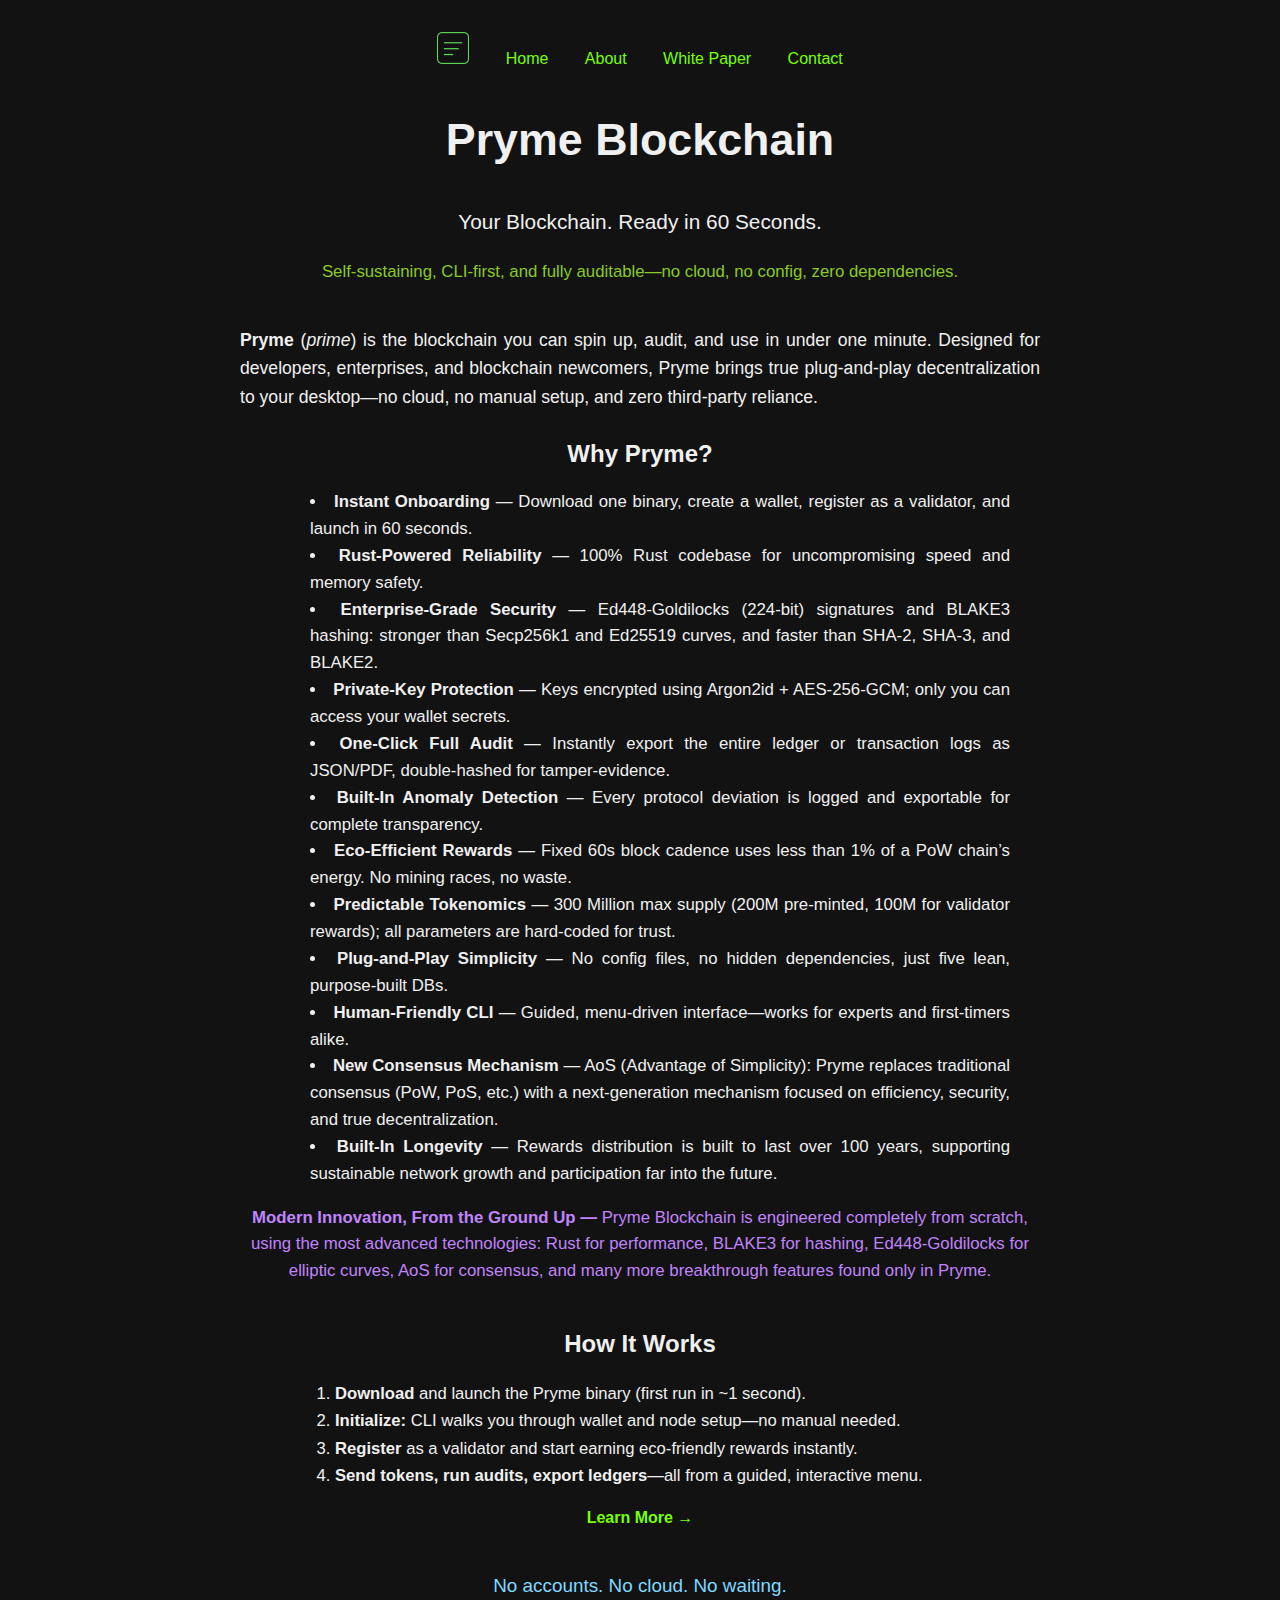
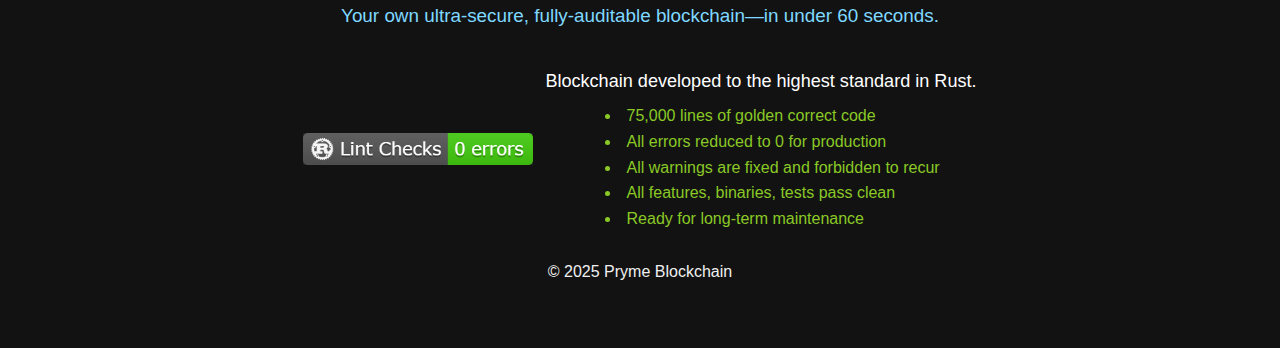
<file: index.html>
<!DOCTYPE html>
<html lang="en">
<head>
  <meta charset="UTF-8" />
  <meta name="viewport" content="width=device-width, initial-scale=1.0" />
  <title>PrymeChain</title>
  <link rel="stylesheet" href="styles.css" />
</head>
<body class="home">
  <!-- NAVBAR -->
  <nav class="site-nav closed">
    <a class="brand" href="#" aria-label="Toggle menu">
      <img src="pryme_logo.png" alt="PRYME logo" width="32" height="32">
    </a>
    <a href="index.html">Home</a>
    <a href="about.html">About</a>
    <a href="whitepaper.html">White Paper</a>
    <a href="contact.html">Contact</a>
  </nav>

  <!-- HERO -->
  <header>
    <h1 style="font-size:2.8rem; text-align:center;">Pryme Blockchain</h1>
    <p style="text-align:center; font-size:1.3rem; margin-top:0.5rem;">
      Your Blockchain. Ready in 60 Seconds.
    </p>
    <p style="text-align:center; font-size:1.05rem; color:#8ac926;">
      Self-sustaining, CLI-first, and fully auditable—no cloud, no config, zero dependencies.
    </p>
  </header>

  <!-- 1 • Quick Intro -->
  <section style="max-width:800px; margin:2.5rem auto 1.5rem auto; text-align:justify; font-size:1.1rem;">
    <p>
      <strong>Pryme</strong> (<em>prime</em>) is the blockchain you can spin up, audit, and use in under one minute. Designed for developers, enterprises, and blockchain newcomers, Pryme brings true plug-and-play decentralization to your desktop—no cloud, no manual setup, and zero third-party reliance.
    </p>
  </section>

  <!-- 2 • Key Features -->
  <section style="max-width:820px; margin:1rem auto 2.5rem auto; text-align:justify;">
    <h2 style="text-align:center; margin-bottom:0.5rem;">Why Pryme?</h2>
    <ul style="max-width:700px; margin:1rem auto; list-style:disc inside; font-size:1.05rem;">
      <li><strong> Instant Onboarding</strong> — Download one binary, create a wallet, register as a validator, and launch in 60 seconds.</li>
      <li><strong> Rust-Powered Reliability</strong> — 100% Rust codebase for uncompromising speed and memory safety.</li>
      <li><strong> Enterprise-Grade Security</strong> — Ed448-Goldilocks (224-bit) signatures and BLAKE3 hashing: stronger than Secp256k1 and Ed25519 curves, and faster than SHA-2, SHA-3, and BLAKE2.</li>
      <li><strong> Private-Key Protection</strong> — Keys encrypted using Argon2id + AES-256-GCM; only you can access your wallet secrets.</li>
      <li><strong> One-Click Full Audit</strong> — Instantly export the entire ledger or transaction logs as JSON/PDF, double-hashed for tamper-evidence.</li>
      <li><strong> Built-In Anomaly Detection</strong> — Every protocol deviation is logged and exportable for complete transparency.</li>
      <li><strong> Eco-Efficient Rewards</strong> — Fixed 60s block cadence uses less than 1% of a PoW chain’s energy. No mining races, no waste.</li>
      <li><strong> Predictable Tokenomics</strong> — 300 Million max supply (200M pre-minted, 100M for validator rewards); all parameters are hard-coded for trust.</li>
      <li><strong> Plug-and-Play Simplicity</strong> — No config files, no hidden dependencies, just five lean, purpose-built DBs.</li>
      <li><strong> Human-Friendly CLI</strong> — Guided, menu-driven interface—works for experts and first-timers alike.</li>
      <li><strong>New Consensus Mechanism</strong> — AoS (Advantage of Simplicity): Pryme replaces traditional consensus (PoW, PoS, etc.) with a next-generation mechanism focused on efficiency, security, and true decentralization.</li>
      <li><strong>Built-In Longevity</strong> — Rewards distribution is built to last over 100 years, supporting sustainable network growth and participation far into the future.</li>
    </ul>
    <p style="text-align:center; font-size:1.05rem; color:#c084fc;">
      <strong>Modern Innovation, From the Ground Up —</strong> Pryme Blockchain is engineered completely from scratch, using the most advanced technologies: Rust for performance, BLAKE3 for hashing, Ed448-Goldilocks for elliptic curves, AoS for consensus, and many more breakthrough features found only in Pryme.
    </p>
  </section>

  <!-- 3 • How It Works -->
  <section style="max-width:830px; margin:2.5rem auto 1.5rem auto; text-align:justify;">
    <h2 style="text-align:center; margin-bottom:0.5rem;">How It Works</h2>
    <ol style="max-width:650px; margin:1rem auto; font-size:1.04rem; line-height:1.65;">
      <li><strong>Download</strong> and launch the Pryme binary (first run in ~1 second).</li>
      <li><strong>Initialize:</strong> CLI walks you through wallet and node setup—no manual needed.</li>
      <li><strong>Register</strong> as a validator and start earning eco-friendly rewards instantly.</li>
      <li><strong>Send tokens, run audits, export ledgers</strong>—all from a guided, interactive menu.</li>
    </ol>
    <p style="text-align:center; margin-top:0.7em;">
      <a href="about.html" style="color:#76ff03; text-decoration:none; font-weight:bold;">
        Learn More →
      </a>
    </p>
  </section>

<!-- 4 • Experience Blockchain, Unlocked -->
<section style="max-width:800px; margin:2.5rem auto 1.5rem auto;">
  <p style="text-align:center; font-size:1.18rem; color:#7fd8ff; font-weight:400;">
    No accounts. No cloud. No waiting.<br>
    Your own ultra-secure, fully-auditable blockchain—in under 60 seconds.
  </p>
</section>

<!-- PRODUCTION-READY RUST LINT BADGE, Clean Version -->
<section style="max-width:700px; margin:2.2rem auto 1.7rem auto; text-align:center;">
  <div class="rust-lint-badge-row" style="display:flex; align-items:center; justify-content:center; gap:0.8em; background:none; box-shadow:none; padding:0; margin:0 auto;">
    <img src="clippy_free.png" alt="Rust Lint 0 errors" style="height:32px; width:auto; vertical-align:middle;">
    <div style="text-align:left;">
      <span style="color:#fff; font-size:1.13rem; font-weight:normal;">
        Blockchain developed to the highest standard in Rust.
      </span>
      <ul style="list-style:disc inside; margin:0.5em 0 0 1.2em; color:#8ac926; font-size:1em;">
        <li>75,000 lines of golden correct code</li>
        <li>All errors reduced to 0 for production</li>
        <li>All warnings are fixed and forbidden to recur</li>
        <li>All features, binaries, tests pass clean</li>
        <li>Ready for long-term maintenance</li>
      </ul>
    </div>
  </div>
</section>

  <!-- FOOTER -->
  <footer>
    <p>© 2025 Pryme Blockchain</p>
  </footer>

  <!-- TOGGLE SCRIPT -->
  <script>
    document.querySelector('.site-nav .brand')
      .addEventListener('click', function(e) {
        e.preventDefault();
        const nav = document.querySelector('.site-nav');
        nav.classList.toggle('closed');
        nav.classList.toggle('open');
      });
  </script>
</body>
</html>
</file>
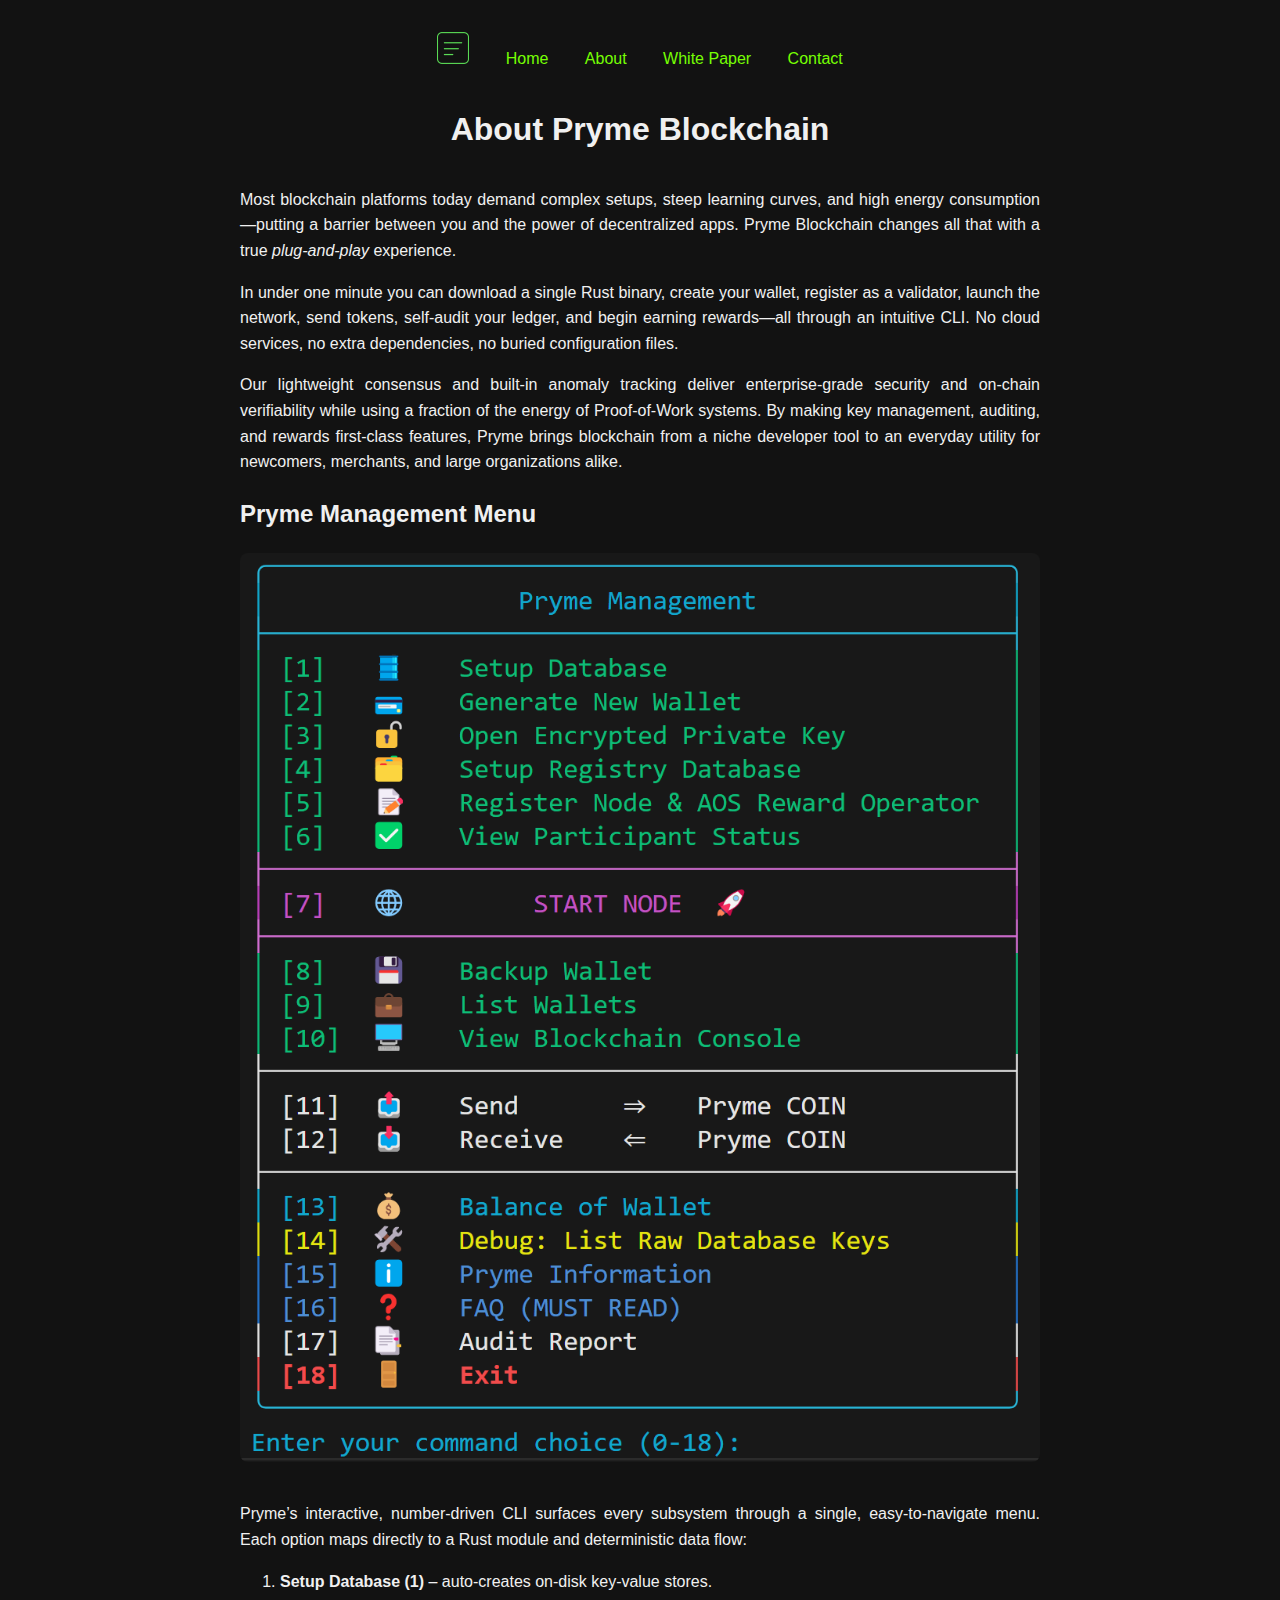
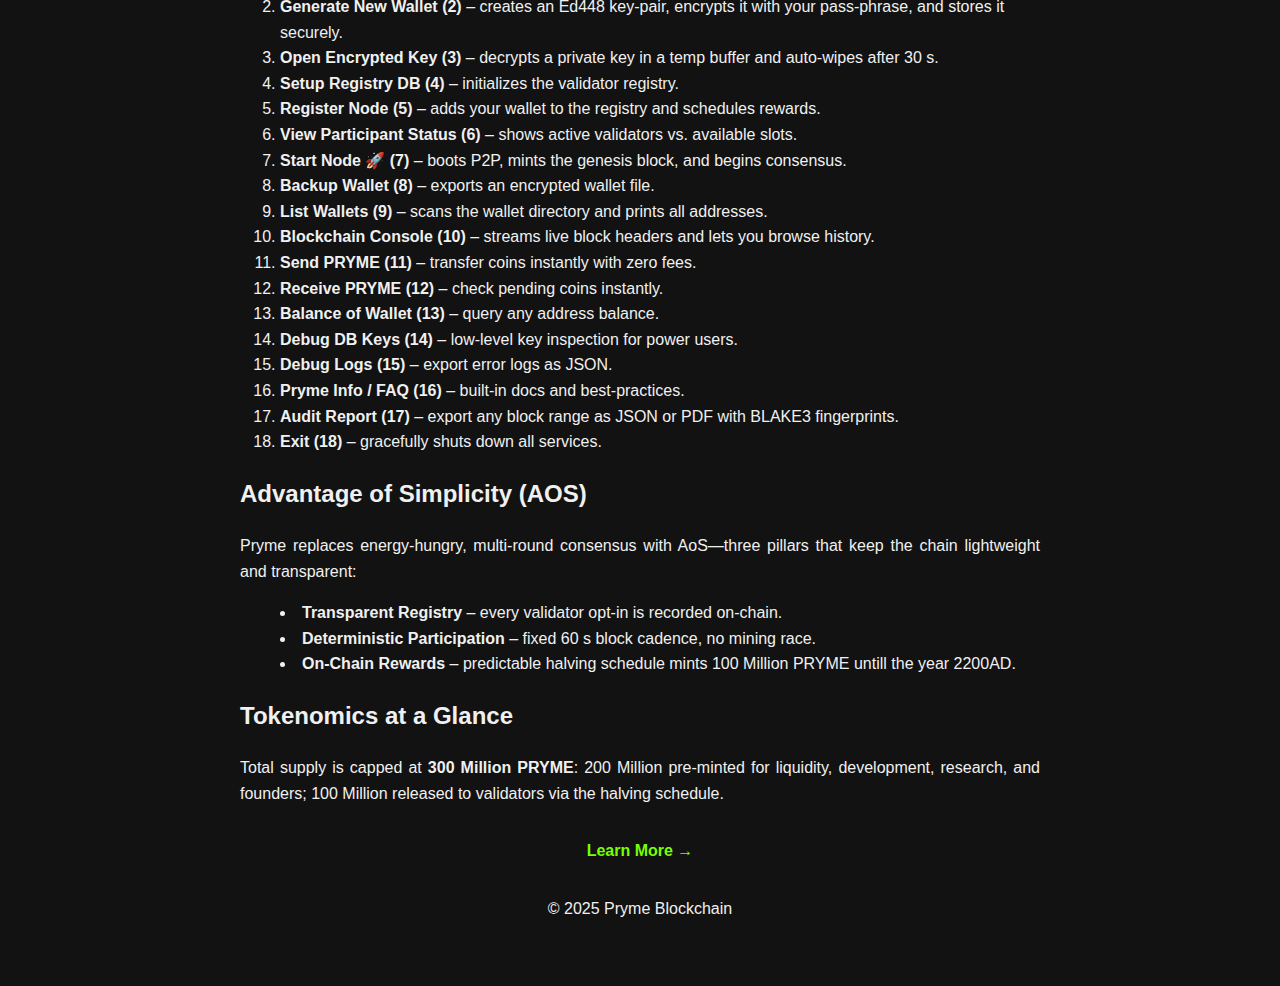
<file: about.html>
<!DOCTYPE html>

<html lang="en">
<head>
  <meta charset="UTF-8" />
  <meta name="viewport" content="width=device-width, initial-scale=1.0" />
  <title>About – PrymeChain</title>
  <link rel="stylesheet" href="styles.css" />
</head>

<body class="home">
  <!-- NAVBAR: logo toggles menu -->
  <nav class="site-nav closed">
    <a class="brand" href="#" aria-label="Toggle menu">
      <img src="pryme_logo.png" alt="PRYME logo" width="32" height="32">
    </a>
    <a href="index.html">Home</a>
    <a href="about.html">About</a>
    <a href="whitepaper.html">White Paper</a>
    <a href="contact.html">Contact</a>
  </nav>

  <!-- MAIN HEADER -->
  <header>
    <h1>About Pryme Blockchain</h1>
  </header>

  <!-- 1 • Why PrymeChain -->
  <section style="text-align: justify;">
    <p>
      Most blockchain platforms today demand complex setups, steep learning curves,
      and high energy consumption—putting a barrier between you and the power of
      decentralized apps. Pryme Blockchain changes all that with a true <em>plug-and-play</em>
      experience.
    </p>

    <p>
      In under one minute you can download a single Rust binary, create your wallet,
      register as a validator, launch the network, send tokens, self-audit your
      ledger, and begin earning rewards—all through an intuitive CLI. No cloud
      services, no extra dependencies, no buried configuration files.
    </p>

    <p>
      Our lightweight consensus and built-in anomaly tracking deliver enterprise-grade
      security and on-chain verifiability while using a fraction of the energy of
      Proof-of-Work systems. By making key management, auditing, and rewards
      first-class features, Pryme brings blockchain from a niche developer tool
      to an everyday utility for newcomers, merchants, and large organizations alike.
    </p>
  </section>

  <!-- 2 • The Menu-Driven CLI -->
  <section>
    <h2>Pryme Management Menu</h2>
    <img src="menu.png" alt="Pryme CLI menu screenshot" style="max-width:100%; border-radius:8px; margin-bottom:1rem;">
    <p style="text-align: justify;">
      Pryme’s interactive, number-driven CLI surfaces every subsystem through
      a single, easy-to-navigate menu. Each option maps directly to a Rust module
      and deterministic data flow:
    </p>

    <ol style="max-width:800px; margin:auto; text-align:left;">
      <li><strong>Setup&nbsp;Database (1)</strong> – auto-creates on-disk key-value stores.</li>
      <li><strong>Generate New Wallet (2)</strong> – creates an Ed448 key-pair, encrypts it with your pass-phrase, and stores it securely.</li>
      <li><strong>Open Encrypted Key (3)</strong> – decrypts a private key in a temp buffer and auto-wipes after 30 s.</li>
      <li><strong>Setup Registry DB (4)</strong> – initializes the validator registry.</li>
      <li><strong>Register Node (5)</strong> – adds your wallet to the registry and schedules rewards.</li>
      <li><strong>View Participant Status (6)</strong> – shows active validators vs. available slots.</li>
      <li><strong>Start Node 🚀 (7)</strong> – boots P2P, mints the genesis block, and begins consensus.</li>
      <li><strong>Backup Wallet (8)</strong> – exports an encrypted wallet file.</li>
      <li><strong>List Wallets (9)</strong> – scans the wallet directory and prints all addresses.</li>
      <li><strong>Blockchain Console (10)</strong> – streams live block headers and lets you browse history.</li>
      <li><strong>Send PRYME (11)</strong> – transfer coins instantly with zero fees.</li>
      <li><strong>Receive PRYME (12)</strong> – check pending coins instantly.</li>
      <li><strong>Balance of Wallet (13)</strong> – query any address balance.</li>
      <li><strong>Debug DB Keys (14)</strong> – low-level key inspection for power users.</li>
      <li><strong>Debug Logs (15)</strong> – export error logs as JSON.</li>
      <li><strong>Pryme Info / FAQ (16)</strong> – built-in docs and best-practices.</li>
      <li><strong>Audit Report (17)</strong> – export any block range as JSON or PDF with BLAKE3 fingerprints.</li>
      <li><strong>Exit (18)</strong> – gracefully shuts down all services.</li>
    </ol>
  </section>

  <!-- 3 • Advantage of Simplicity -->
  <section>
    <h2>Advantage&nbsp;of&nbsp;Simplicity (AOS)</h2>
    <p style="text-align: justify;">
      Pryme replaces energy-hungry, multi-round consensus with AoS—three pillars that
      keep the chain lightweight and transparent:
    </p>
    <ul style="max-width:800px; margin:auto; text-align:left; list-style: disc inside;">
      <li><strong>Transparent Registry</strong> – every validator opt-in is recorded on-chain.</li>
      <li><strong>Deterministic Participation</strong> – fixed 60 s block cadence, no mining race.</li>
      <li><strong>On-Chain Rewards</strong> – predictable halving schedule mints 100 Million PRYME untill the year 2200AD.</li>
    </ul>
  </section>

  <!-- 4 • Tokenomics Snapshot -->
  <section>
    <h2>Tokenomics at a Glance</h2>
    <p style="text-align: justify;">
      Total supply is capped at <strong>300 Million PRYME</strong>:
      200 Million pre-minted for liquidity, development, research, and founders;
      100 Million released to validators via the halving schedule.
    </p>
  </section>

  <!-- Learn More CTA -->
  <section style="text-align:center; margin:2rem 0;">
    <a href="whitepaper.html" style="color:#76ff03; text-decoration:none; font-weight:bold;">
      Learn More →
    </a>
  </section>
  
  <!-- FOOTER -->
  <footer>
    <p>© 2025 Pryme Blockchain</p>
  </footer>

  <!-- Toggle menu script -->
  <script>
    document
      .querySelector(".site-nav .brand")
      .addEventListener("click", function (e) {
        e.preventDefault();
        const nav = document.querySelector(".site-nav");
        nav.classList.toggle("closed");
        nav.classList.toggle("open");
      });
  </script>
</body>
</html>
</file>
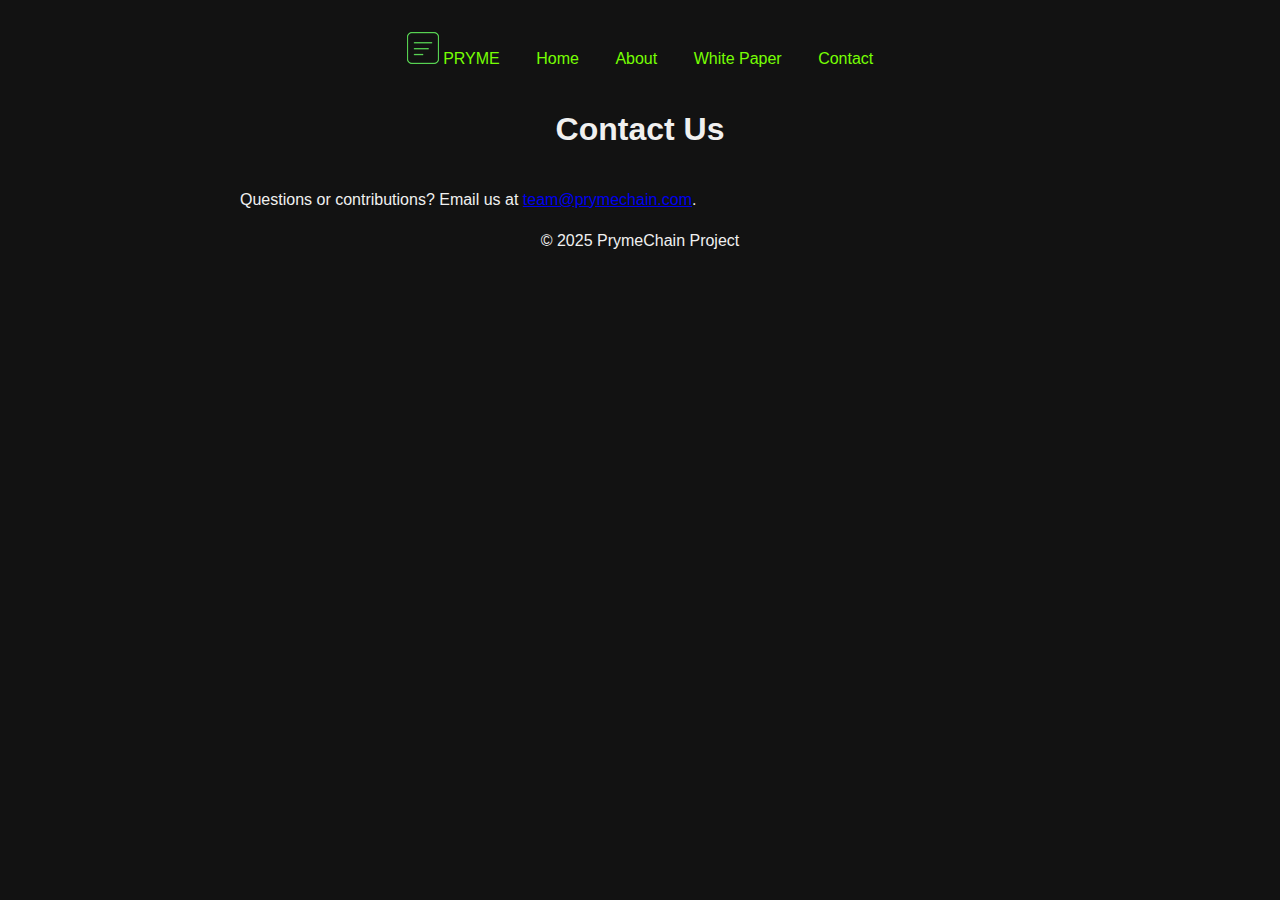
<file: contact.html>
<!DOCTYPE html>
<html lang="en">
<head> 
  <meta charset="UTF-8" />
  <meta name="viewport" content="width=device-width, initial-scale=1.0" />
  <title>Contact – PrymeChain</title>
  <link rel="stylesheet" href="styles.css" />
</head>
<body class="home">
  <!-- NAVBAR: logo toggles menu -->
  <nav class="site-nav closed">
    <a class="brand" href="#" aria-label="Toggle menu">
      <img src="pryme_website_32x32.png" alt="PRYME logo" width="32" height="32">
      <span>PRYME</span>
    </a>
    <a href="index.html">Home</a>
    <a href="about.html">About</a>
    <a href="whitepaper.html">White Paper</a>
    <a href="contact.html">Contact</a>
  </nav>

  <!-- MAIN HEADER -->
  <header>
    <h1>Contact Us</h1>
  </header>

  <!-- CONTACT SECTION -->
  <section>
    <p>
      Questions or contributions? Email us at
      <a href="mailto:team@prymechain.com">team@prymechain.com</a>.
    </p>
    <!-- You can embed a form via a service like Formspree or Netlify Forms here -->
  </section>

  <!-- FOOTER -->
  <footer>
    <p>© 2025 PrymeChain Project</p>
  </footer>

  <!-- Toggle menu script -->
  <script>
    document.querySelector('.site-nav .brand').addEventListener('click', function(e) {
      e.preventDefault();
      const nav = document.querySelector('.site-nav');
      nav.classList.toggle('closed');
      nav.classList.toggle('open');
    });
  </script>
</body>
</html>
</file>
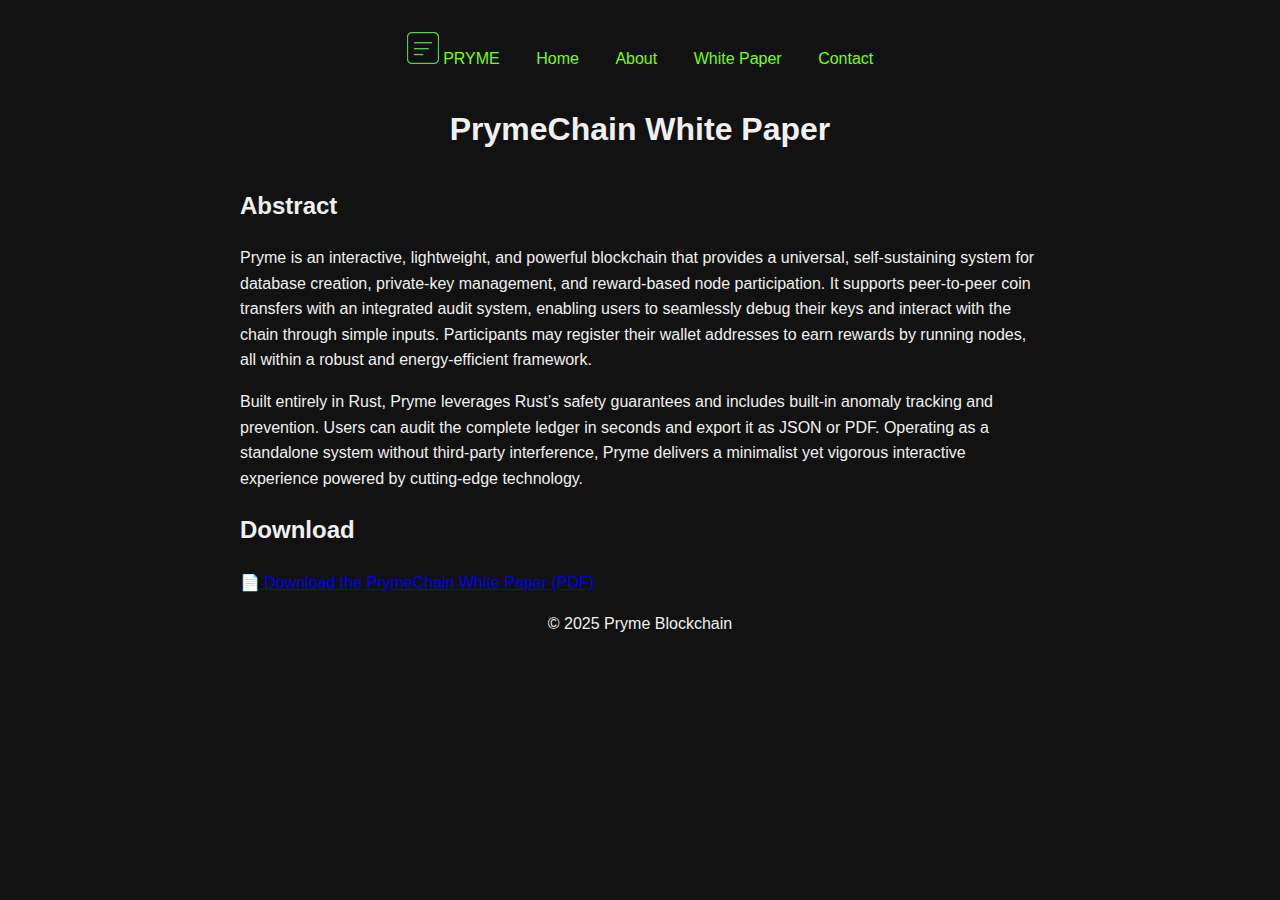
<file: whitepaper.html>
<!DOCTYPE html>
<html lang="en">
<head>
  <meta charset="UTF-8" />
  <meta name="viewport" content="width=device-width, initial-scale=1.0" />
  <title>White Paper – PrymeChain</title>
  <link rel="stylesheet" href="styles.css" />
</head>
<body class="home">
  <!-- NAVBAR: logo toggles menu -->
  <nav class="site-nav closed">
    <a class="brand" href="#" aria-label="Toggle menu">
      <img src="pryme_website_32x32.png" alt="PRYME logo" width="32" height="32">
      <span>PRYME</span>
    </a>
    <a href="index.html">Home</a>
    <a href="about.html">About</a>
    <a href="whitepaper.html">White Paper</a>
    <a href="contact.html">Contact</a>
  </nav>

  <!-- MAIN HEADER -->
  <header>
    <h1>PrymeChain White Paper</h1>
  </header>

  <!-- ABSTRACT SECTION -->
  <section>
    <h2>Abstract</h2>
    <p>
      Pryme is an interactive, lightweight, and powerful blockchain that provides a
      universal, self-sustaining system for database creation, private-key
      management, and reward-based node participation. It supports peer-to-peer coin
      transfers with an integrated audit system, enabling users to seamlessly debug
      their keys and interact with the chain through simple inputs. Participants may
      register their wallet addresses to earn rewards by running nodes, all within a
      robust and energy-efficient framework.
    </p>
    <p>
      Built entirely in Rust, Pryme leverages Rust’s safety guarantees and includes
      built-in anomaly tracking and prevention. Users can audit the complete ledger
      in seconds and export it as JSON or PDF. Operating as a standalone system
      without third-party interference, Pryme delivers a minimalist yet vigorous
      interactive experience powered by cutting-edge technology.
    </p>
  </section>

  <!-- DOWNLOAD SECTION -->
  <section>
    <h2>Download</h2>
    <p>
      <a href="pryme-whitepaper.pdf" download>📄 Download the PrymeChain White Paper (PDF)</a>
    </p>
  </section>

  <!-- FOOTER -->
  <footer>
    <p>© 2025 Pryme Blockchain</p> 
  </footer>

  <!-- Toggle menu script -->
  <script>
    document.querySelector('.site-nav .brand').addEventListener('click', function(e) {
      e.preventDefault();
      const nav = document.querySelector('.site-nav');
      nav.classList.toggle('closed');
      nav.classList.toggle('open');
    });
  </script>
</body>
</html>
</file>
<file: styles.css>
/* make the whole page matte-black, with light text */
body {
  background-color: #121212;
  color: #f0f0f0;
  font-family: sans-serif;
  max-width: 800px;
  margin: auto;
  padding: 2rem;
  line-height: 1.6;
}

/* center your nav & footer like before */
header, nav, footer {
  text-align: center;
  margin-bottom: 2rem;
}

/* tweak your links for better contrast */
nav a {
  margin: 0 1rem;
  text-decoration: none;
  color: #76ff03;   /* a bright green to match your logo */
}
nav a:hover {
  text-decoration: underline;
}

/* logo + site name layout */
.logo-container {
  display: flex;
  align-items: center;
  justify-content: center;
  margin-bottom: 1rem;
}
.logo {
  width: 50px;      /* adjust size as you like */
  height: auto;
  margin-right: 0.75rem;
}
.site-title {
  font-size: 2rem;
  font-weight: bold;
  text-transform: uppercase;
  letter-spacing: 1px;
  color: #76ff03;   /* matching green */
}
</file>
